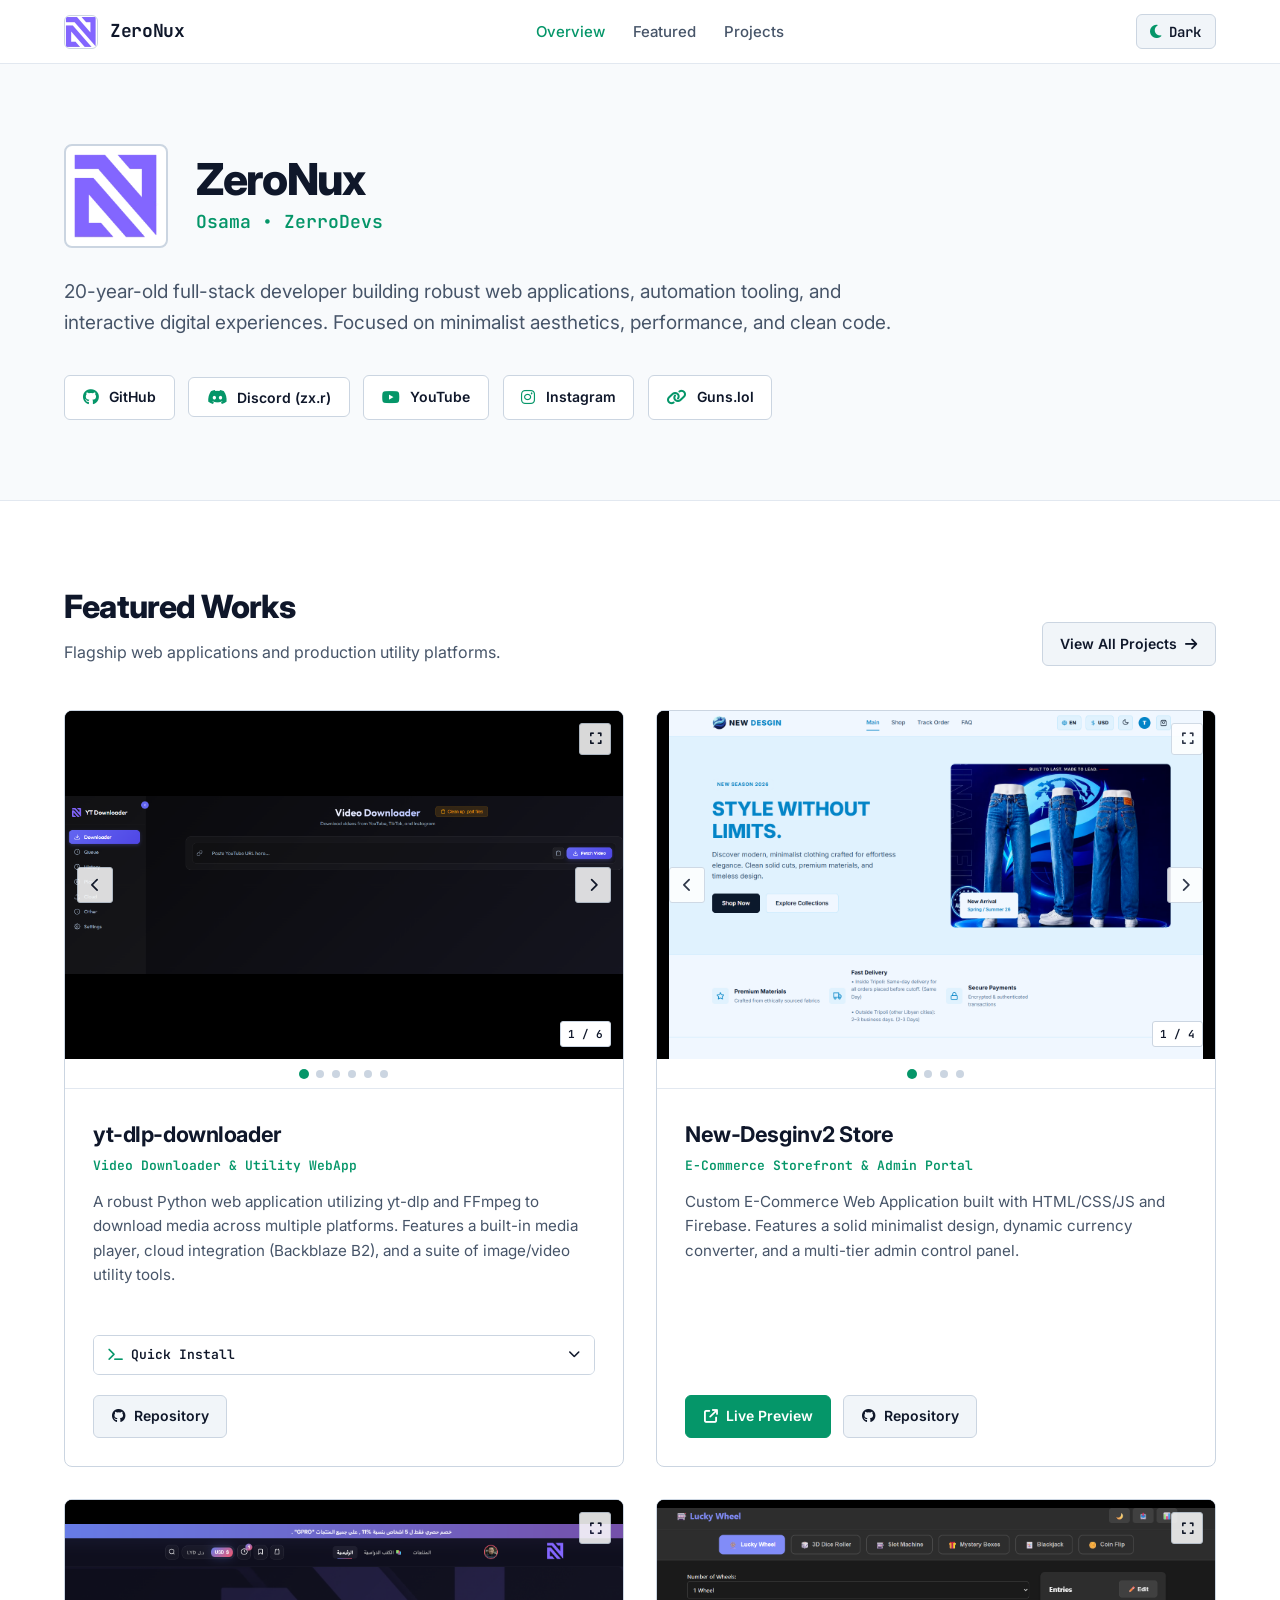
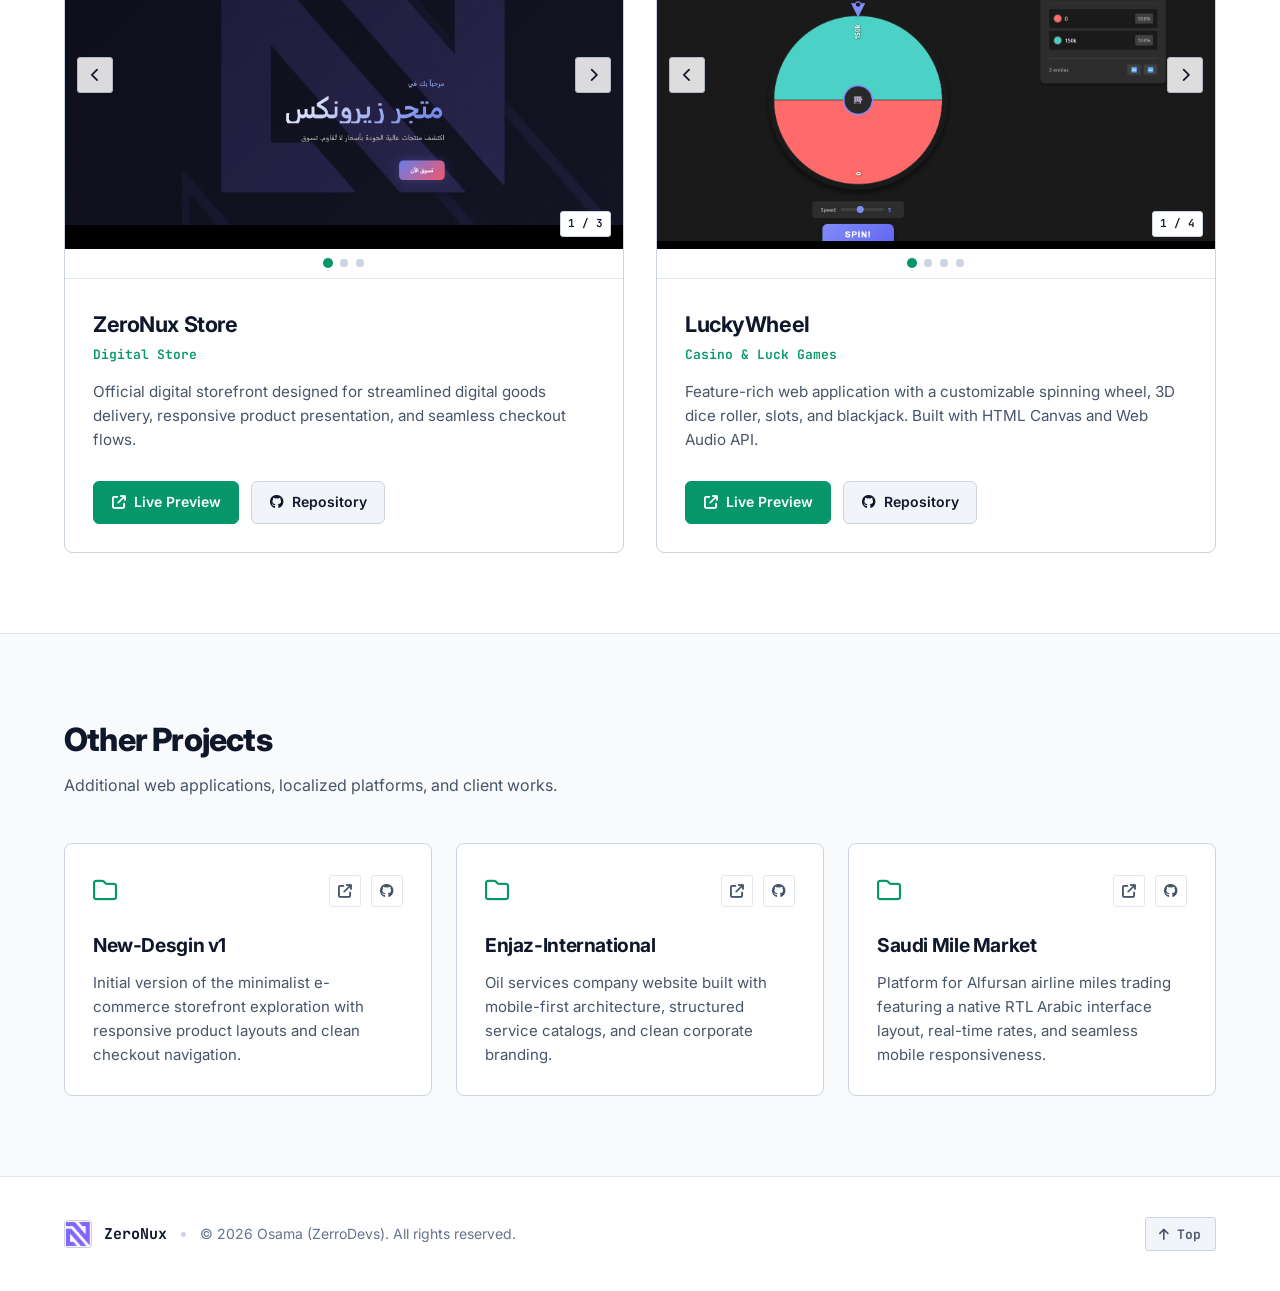
<file: index.html>
<!DOCTYPE html>
<html lang="en" data-theme="light">
<head>
  <meta charset="UTF-8">
  <meta name="viewport" content="width=device-width, initial-scale=1.0">
  <title>ZeroNux | Osama (ZerroDevs) - Developer Portfolio</title>
  <meta name="description" content="Personal portfolio of Osama (ZerroDevs / ZeroNux) - 20-year-old Full-Stack Developer specializing in high-performance web applications, media tooling, and minimalist interfaces.">
  <meta name="author" content="Osama (ZerroDevs)">

  <!-- Favicons -->
  <link rel="icon" type="image/png" href="icon-192.png">
  <link rel="apple-touch-icon" href="icon-512.png">

  <!-- Google Fonts: Inter & JetBrains Mono -->
  <link rel="preconnect" href="https://fonts.googleapis.com">
  <link rel="preconnect" href="https://fonts.gstatic.com" crossorigin>
  <link href="https://fonts.googleapis.com/css2?family=Inter:wght@400;500;600;700;800&family=JetBrains+Mono:wght@400;500;600;700&display=swap" rel="stylesheet">

  <!-- FontAwesome 6 (CDN) for Professional Icons (No Emojis) -->
  <link rel="stylesheet" href="https://cdnjs.cloudflare.com/ajax/libs/font-awesome/6.5.1/css/all.min.css" integrity="sha512-DTOQO9RWCH3ppGqcWaEA1BIZOC6xxalwEsw9c2QQeAIftl+Vegovlnee1c9QX4TctnWMn13TZye+giMm8e2LwA==" crossorigin="anonymous" referrerpolicy="no-referrer" />

  <!-- Stylesheet in css/ folder -->
  <link rel="stylesheet" href="css/style.css">

  <!-- Instant Theme Script to Prevent Flicker (Default: Light Mode) -->
  <script>
    (function() {
      var savedTheme = localStorage.getItem('zeronux_theme') || 'light';
      document.documentElement.setAttribute('data-theme', savedTheme);
    })();
  </script>
</head>
<body>

  <!-- Site Navigation Header (Contact link removed from header) -->
  <header class="site-header" id="siteHeader">
    <div class="header-inner container">
      <a href="#hero" class="brand-link" aria-label="ZeroNux Home">
        <img src="Images/logo.webp" alt="ZeroNux Logo" class="brand-logo" width="34" height="34">
        <span class="brand-name">ZeroNux</span>
      </a>

      <nav class="nav-desktop" aria-label="Main Navigation">
        <a href="#hero" class="nav-link">Overview</a>
        <a href="#featured" class="nav-link">Featured</a>
        <a href="projects.html" class="nav-link">Projects</a>
      </nav>

      <div class="header-actions">
        <!-- Theme Toggle Switch -->
        <button type="button" class="theme-toggle-btn" id="themeToggleBtn" aria-label="Toggle dark and light theme" title="Switch Theme">
          <i class="fa-solid fa-moon theme-icon" id="themeIcon" aria-hidden="true"></i>
          <span class="theme-label" id="themeLabel">Dark</span>
        </button>

        <!-- Mobile Menu Toggle Button -->
        <button type="button" class="mobile-menu-btn" id="mobileMenuBtn" aria-label="Open mobile navigation" aria-expanded="false">
          <i class="fa-solid fa-bars" id="mobileMenuIcon" aria-hidden="true"></i>
        </button>
      </div>
    </div>

    <!-- Mobile Navigation Drawer -->
    <div class="mobile-nav-drawer" id="mobileNavDrawer" aria-hidden="true">
      <div class="mobile-nav-links">
        <a href="#hero" class="mobile-nav-link">Overview</a>
        <a href="#featured" class="mobile-nav-link">Featured</a>
        <a href="projects.html" class="mobile-nav-link">Projects</a>
      </div>
    </div>
  </header>

  <main>
    <!-- Section 1: Hero / Introduction -->
    <section class="hero-section" id="hero">
      <div class="container hero-container">
        <div class="hero-content">
          <div class="hero-brand-row">
            <div class="hero-avatar-frame">
              <img src="Images/logo.webp" alt="ZeroNux Logo" class="hero-avatar" width="104" height="104">
            </div>
            <div class="hero-brand-meta">
              <h1 class="hero-title">ZeroNux</h1>
              <p class="hero-dev-name">Osama &bull; ZerroDevs</p>
            </div>
          </div>

          <p class="hero-description">
            20-year-old full-stack developer building robust web applications, automation tooling, and interactive digital experiences. Focused on minimalist aesthetics, performance, and clean code.
          </p>

          <!-- Social & Contact Links -->
          <div class="hero-social-grid" id="contact">
            <a href="https://github.com/ZerroDevs" target="_blank" rel="noopener noreferrer" class="social-btn" aria-label="GitHub Profile">
              <i class="fa-brands fa-github" aria-hidden="true"></i>
              <span>GitHub</span>
            </a>

            <!-- Discord Copy / Direct Link Button -->
            <div class="discord-btn-wrapper">
              <button type="button" class="social-btn discord-btn" id="discordCopyBtn" aria-label="Copy Discord Username zx.r" title="Copy Discord: zx.r">
                <i class="fa-brands fa-discord" id="discordIcon" aria-hidden="true"></i>
                <span id="discordBtnText">Discord (zx.r)</span>
              </button>
              <div class="copy-feedback-tooltip" id="copyFeedback" role="status" aria-live="polite">Copied zx.r</div>
            </div>

            <a href="https://youtube.com/@ZeroNuxS" target="_blank" rel="noopener noreferrer" class="social-btn" aria-label="YouTube Channel">
              <i class="fa-brands fa-youtube" aria-hidden="true"></i>
              <span>YouTube</span>
            </a>

            <a href="https://instagram.com/zeronuxi" target="_blank" rel="noopener noreferrer" class="social-btn" aria-label="Instagram Profile">
              <i class="fa-brands fa-instagram" aria-hidden="true"></i>
              <span>Instagram</span>
            </a>

            <a href="https://guns.lol/zeronux" target="_blank" rel="noopener noreferrer" class="social-btn" aria-label="Guns.lol Bio Link">
              <i class="fa-solid fa-link" aria-hidden="true"></i>
              <span>Guns.lol</span>
            </a>
          </div>
        </div>
      </div>
    </section>

    <!-- Section 2: Featured Works (The Top 4) -->
    <section class="featured-section" id="featured">
      <div class="container">
        <div class="section-header flex-header">
          <div>
            <h2 class="section-title">Featured Works</h2>
            <p class="section-subtitle">Flagship web applications and production utility platforms.</p>
          </div>
          <div>
            <a href="projects.html" class="btn btn-primary">
              <span>View All Projects</span>
              <i class="fa-solid fa-arrow-right" aria-hidden="true"></i>
            </a>
          </div>
        </div>

        <div class="featured-grid">

          <!-- Project 1: yt-dlp-downloader -->
          <article class="featured-card">
            <div class="card-slider" data-gallery="ytdlp">
              <div class="slider-viewport">
                <div class="slider-track">
                  <div class="slider-slide"><img src="ydlp/1.png" alt="yt-dlp-downloader interface view 1" loading="lazy"></div>
                  <div class="slider-slide"><img src="ydlp/2.png" alt="yt-dlp-downloader interface view 2" loading="lazy"></div>
                  <div class="slider-slide"><img src="ydlp/3.png" alt="yt-dlp-downloader interface view 3" loading="lazy"></div>
                  <div class="slider-slide"><img src="ydlp/4.png" alt="yt-dlp-downloader interface view 4" loading="lazy"></div>
                  <div class="slider-slide"><img src="ydlp/5.png" alt="yt-dlp-downloader interface view 5" loading="lazy"></div>
                  <div class="slider-slide"><img src="ydlp/6.png" alt="yt-dlp-downloader interface view 6" loading="lazy"></div>
                </div>

                <!-- Slider Navigation Controls -->
                <button type="button" class="slider-btn slider-btn-prev" aria-label="Previous slide">
                  <i class="fa-solid fa-chevron-left" aria-hidden="true"></i>
                </button>
                <button type="button" class="slider-btn slider-btn-next" aria-label="Next slide">
                  <i class="fa-solid fa-chevron-right" aria-hidden="true"></i>
                </button>

                <!-- Fullscreen Expand Button -->
                <button type="button" class="slider-expand-btn" aria-label="View screenshot fullscreen">
                  <i class="fa-solid fa-expand" aria-hidden="true"></i>
                </button>

                <!-- Image Counter -->
                <div class="slider-counter" aria-hidden="true">1 / 6</div>
              </div>

              <!-- Pagination Dots -->
              <div class="slider-dots" role="tablist" aria-label="yt-dlp-downloader image slides"></div>
            </div>

            <div class="card-body">
              <div class="card-header-info">
                <h3 class="card-title">yt-dlp-downloader</h3>
                <p class="card-category">Video Downloader &amp; Utility WebApp</p>
              </div>

              <p class="card-description">
                A robust Python web application utilizing yt-dlp and FFmpeg to download media across multiple platforms. Features a built-in media player, cloud integration (Backblaze B2), and a suite of image/video utility tools.
              </p>

              <!-- Collapsible Quick Install Terminal Snippet -->
              <div class="terminal-container">
                <button type="button" class="terminal-toggle-btn" aria-expanded="false" aria-controls="termSnippetYtdlpIndex">
                  <span class="terminal-toggle-left">
                    <i class="fa-solid fa-terminal" aria-hidden="true"></i>
                    <span>Quick Install</span>
                  </span>
                  <i class="fa-solid fa-chevron-down terminal-toggle-arrow" aria-hidden="true"></i>
                </button>
                <div class="terminal-content" id="termSnippetYtdlpIndex" hidden>
                  <div class="terminal-header">
                    <div class="terminal-dots-indicator" aria-hidden="true">
                      <span class="term-dot"></span>
                      <span class="term-dot"></span>
                      <span class="term-dot"></span>
                    </div>
                    <span class="terminal-title">bash</span>
                    <button type="button" class="terminal-copy-btn" aria-label="Copy install command" data-copy-cmd="git clone https://github.com/ZerroDevs/yt-dlp-downloader.git &amp;&amp; cd yt-dlp-downloader &amp;&amp; pip install -r requirements.txt">
                      <i class="fa-regular fa-copy" aria-hidden="true"></i>
                      <span>Copy</span>
                    </button>
                  </div>
                  <pre class="terminal-code"><code><span class="term-prompt">$</span>git clone https://github.com/ZerroDevs/yt-dlp-downloader.git
<span class="term-prompt">$</span>cd yt-dlp-downloader
<span class="term-prompt">$</span>pip install -r requirements.txt</code></pre>
                </div>
              </div>

              <div class="card-actions">
                <a href="https://github.com/ZerroDevs/yt-dlp-downloader" target="_blank" rel="noopener noreferrer" class="btn btn-primary">
                  <i class="fa-brands fa-github" aria-hidden="true"></i>
                  <span>Repository</span>
                </a>
              </div>
            </div>
          </article>

          <!-- Project 2: New-Desginv2 Store -->
          <article class="featured-card">
            <div class="card-slider" data-gallery="new-desginv2">
              <div class="slider-viewport">
                <div class="slider-track">
                  <div class="slider-slide"><img src="New-Desginv2/1.png" alt="New-Desginv2 Store screenshot 1" loading="lazy"></div>
                  <div class="slider-slide"><img src="New-Desginv2/2.png" alt="New-Desginv2 Store screenshot 2" loading="lazy"></div>
                  <div class="slider-slide"><img src="New-Desginv2/3.png" alt="New-Desginv2 Store screenshot 3" loading="lazy"></div>
                  <div class="slider-slide"><img src="New-Desginv2/4.png" alt="New-Desginv2 Store screenshot 4" loading="lazy"></div>
                </div>

                <button type="button" class="slider-btn slider-btn-prev" aria-label="Previous slide">
                  <i class="fa-solid fa-chevron-left" aria-hidden="true"></i>
                </button>
                <button type="button" class="slider-btn slider-btn-next" aria-label="Next slide">
                  <i class="fa-solid fa-chevron-right" aria-hidden="true"></i>
                </button>

                <button type="button" class="slider-expand-btn" aria-label="View screenshot fullscreen">
                  <i class="fa-solid fa-expand" aria-hidden="true"></i>
                </button>

                <div class="slider-counter" aria-hidden="true">1 / 4</div>
              </div>

              <div class="slider-dots" role="tablist" aria-label="New-Desginv2 image slides"></div>
            </div>

            <div class="card-body">
              <div class="card-header-info">
                <h3 class="card-title">New-Desginv2 Store</h3>
                <p class="card-category">E-Commerce Storefront &amp; Admin Portal</p>
              </div>

              <p class="card-description">
                Custom E-Commerce Web Application built with HTML/CSS/JS and Firebase. Features a solid minimalist design, dynamic currency converter, and a multi-tier admin control panel.
              </p>

              <div class="card-actions">
                <a href="https://zerrodevs.github.io/New-Desginv2/" target="_blank" rel="noopener noreferrer" class="btn btn-secondary">
                  <i class="fa-solid fa-arrow-up-right-from-square" aria-hidden="true"></i>
                  <span>Live Preview</span>
                </a>
                <a href="https://github.com/ZerroDevs/New-Desginv2" target="_blank" rel="noopener noreferrer" class="btn btn-primary">
                  <i class="fa-brands fa-github" aria-hidden="true"></i>
                  <span>Repository</span>
                </a>
              </div>
            </div>
          </article>

          <!-- Project 3: ZeroNux Store -->
          <article class="featured-card">
            <div class="card-slider" data-gallery="zeronux-store">
              <div class="slider-viewport">
                <div class="slider-track">
                  <div class="slider-slide"><img src="ZeroNux-Store/1.png" alt="ZeroNux Store screenshot 1" loading="lazy"></div>
                  <div class="slider-slide"><img src="ZeroNux-Store/2.png" alt="ZeroNux Store screenshot 2" loading="lazy"></div>
                  <div class="slider-slide"><img src="ZeroNux-Store/3.png" alt="ZeroNux Store screenshot 3" loading="lazy"></div>
                </div>

                <button type="button" class="slider-btn slider-btn-prev" aria-label="Previous slide">
                  <i class="fa-solid fa-chevron-left" aria-hidden="true"></i>
                </button>
                <button type="button" class="slider-btn slider-btn-next" aria-label="Next slide">
                  <i class="fa-solid fa-chevron-right" aria-hidden="true"></i>
                </button>

                <button type="button" class="slider-expand-btn" aria-label="View screenshot fullscreen">
                  <i class="fa-solid fa-expand" aria-hidden="true"></i>
                </button>

                <div class="slider-counter" aria-hidden="true">1 / 3</div>
              </div>

              <div class="slider-dots" role="tablist" aria-label="ZeroNux Store image slides"></div>
            </div>

            <div class="card-body">
              <div class="card-header-info">
                <h3 class="card-title">ZeroNux Store</h3>
                <p class="card-category">Digital Store</p>
              </div>

              <p class="card-description">
                Official digital storefront designed for streamlined digital goods delivery, responsive product presentation, and seamless checkout flows.
              </p>

              <div class="card-actions">
                <a href="https://zeronux.store/" target="_blank" rel="noopener noreferrer" class="btn btn-secondary">
                  <i class="fa-solid fa-arrow-up-right-from-square" aria-hidden="true"></i>
                  <span>Live Preview</span>
                </a>
                <a href="https://github.com/ZerroDevs/ZeroNux-Store" target="_blank" rel="noopener noreferrer" class="btn btn-primary">
                  <i class="fa-brands fa-github" aria-hidden="true"></i>
                  <span>Repository</span>
                </a>
              </div>
            </div>
          </article>

          <!-- Project 4: LuckyWheel -->
          <article class="featured-card">
            <div class="card-slider" data-gallery="luckywheel">
              <div class="slider-viewport">
                <div class="slider-track">
                  <div class="slider-slide"><img src="LuckyWheel/1.png" alt="LuckyWheel screenshot 1" loading="lazy"></div>
                  <div class="slider-slide"><img src="LuckyWheel/2.png" alt="LuckyWheel screenshot 2" loading="lazy"></div>
                  <div class="slider-slide"><img src="LuckyWheel/3.png" alt="LuckyWheel screenshot 3" loading="lazy"></div>
                  <div class="slider-slide"><img src="LuckyWheel/4.png" alt="LuckyWheel screenshot 4" loading="lazy"></div>
                </div>

                <button type="button" class="slider-btn slider-btn-prev" aria-label="Previous slide">
                  <i class="fa-solid fa-chevron-left" aria-hidden="true"></i>
                </button>
                <button type="button" class="slider-btn slider-btn-next" aria-label="Next slide">
                  <i class="fa-solid fa-chevron-right" aria-hidden="true"></i>
                </button>

                <button type="button" class="slider-expand-btn" aria-label="View screenshot fullscreen">
                  <i class="fa-solid fa-expand" aria-hidden="true"></i>
                </button>

                <div class="slider-counter" aria-hidden="true">1 / 4</div>
              </div>

              <div class="slider-dots" role="tablist" aria-label="LuckyWheel image slides"></div>
            </div>

            <div class="card-body">
              <div class="card-header-info">
                <h3 class="card-title">LuckyWheel</h3>
                <p class="card-category">Casino &amp; Luck Games</p>
              </div>

              <p class="card-description">
                Feature-rich web application with a customizable spinning wheel, 3D dice roller, slots, and blackjack. Built with HTML Canvas and Web Audio API.
              </p>

              <div class="card-actions">
                <a href="https://zerrodevs.github.io/LuckyWheel/" target="_blank" rel="noopener noreferrer" class="btn btn-secondary">
                  <i class="fa-solid fa-arrow-up-right-from-square" aria-hidden="true"></i>
                  <span>Live Preview</span>
                </a>
                <a href="https://github.com/ZerroDevs/LuckyWheel" target="_blank" rel="noopener noreferrer" class="btn btn-primary">
                  <i class="fa-brands fa-github" aria-hidden="true"></i>
                  <span>Repository</span>
                </a>
              </div>
            </div>
          </article>

        </div>
      </div>
    </section>

    <!-- Section 3: Other Projects (Minimal Compact Grid) -->
    <section class="other-projects-section" id="other-projects">
      <div class="container">
        <div class="section-header">
          <h2 class="section-title">Other Projects</h2>
          <p class="section-subtitle">Additional web applications, localized platforms, and client works.</p>
        </div>

        <div class="compact-grid">

          <!-- Project 5: New-Desgin v1 -->
          <article class="compact-card">
            <div class="compact-card-header">
              <div class="compact-card-icon">
                <i class="fa-regular fa-folder" aria-hidden="true"></i>
              </div>
              <div class="compact-links">
                <a href="https://zerrodevs.github.io/New-Desgin/" target="_blank" rel="noopener noreferrer" class="compact-icon-btn" aria-label="New-Desgin v1 Live Preview" title="Live Preview">
                  <i class="fa-solid fa-arrow-up-right-from-square" aria-hidden="true"></i>
                </a>
                <a href="https://github.com/ZerroDevs/New-Desgin" target="_blank" rel="noopener noreferrer" class="compact-icon-btn" aria-label="New-Desgin v1 GitHub Repository" title="Repository">
                  <i class="fa-brands fa-github" aria-hidden="true"></i>
                </a>
              </div>
            </div>
            <h3 class="compact-title">New-Desgin v1</h3>
            <p class="compact-description">
              Initial version of the minimalist e-commerce storefront exploration with responsive product layouts and clean checkout navigation.
            </p>
          </article>

          <!-- Project 6: Enjaz-International -->
          <article class="compact-card">
            <div class="compact-card-header">
              <div class="compact-card-icon">
                <i class="fa-regular fa-folder" aria-hidden="true"></i>
              </div>
              <div class="compact-links">
                <a href="https://zerrodevs.github.io/Enjaz-International/" target="_blank" rel="noopener noreferrer" class="compact-icon-btn" aria-label="Enjaz-International Live Preview" title="Live Preview">
                  <i class="fa-solid fa-arrow-up-right-from-square" aria-hidden="true"></i>
                </a>
                <a href="https://github.com/ZerroDevs/Enjaz-International" target="_blank" rel="noopener noreferrer" class="compact-icon-btn" aria-label="Enjaz-International GitHub Repository" title="Repository">
                  <i class="fa-brands fa-github" aria-hidden="true"></i>
                </a>
              </div>
            </div>
            <h3 class="compact-title">Enjaz-International</h3>
            <p class="compact-description">
              Oil services company website built with mobile-first architecture, structured service catalogs, and clean corporate branding.
            </p>
          </article>

          <!-- Project 7: Saudi Mile Market -->
          <article class="compact-card">
            <div class="compact-card-header">
              <div class="compact-card-icon">
                <i class="fa-regular fa-folder" aria-hidden="true"></i>
              </div>
              <div class="compact-links">
                <a href="https://zerrodevs.github.io/saudi-mile-market/" target="_blank" rel="noopener noreferrer" class="compact-icon-btn" aria-label="Saudi Mile Market Live Preview" title="Live Preview">
                  <i class="fa-solid fa-arrow-up-right-from-square" aria-hidden="true"></i>
                </a>
                <a href="https://github.com/ZerroDevs/saudi-mile-market" target="_blank" rel="noopener noreferrer" class="compact-icon-btn" aria-label="Saudi Mile Market GitHub Repository" title="Repository">
                  <i class="fa-brands fa-github" aria-hidden="true"></i>
                </a>
              </div>
            </div>
            <h3 class="compact-title">Saudi Mile Market</h3>
            <p class="compact-description">
              Platform for Alfursan airline miles trading featuring a native RTL Arabic interface layout, real-time rates, and seamless mobile responsiveness.
            </p>
          </article>

        </div>
      </div>
    </section>
  </main>

  <!-- Solid Minimalist Footer -->
  <footer class="site-footer">
    <div class="container footer-container">
      <div class="footer-left">
        <img src="Images/logo.webp" alt="ZeroNux Logo" class="footer-logo" width="28" height="28">
        <span class="footer-brand">ZeroNux</span>
        <span class="footer-sep">&bull;</span>
        <span class="footer-copy">&copy; 2026 Osama (ZerroDevs). All rights reserved.</span>
      </div>

      <div class="footer-right">
        <button type="button" class="back-to-top-btn" id="backToTopBtn" aria-label="Back to top">
          <i class="fa-solid fa-arrow-up" aria-hidden="true"></i>
          <span>Top</span>
        </button>
      </div>
    </div>
  </footer>

  <!-- Full-Screen Image Lightbox Modal (Solid, Non-Glass) -->
  <div class="lightbox-modal" id="lightboxModal" role="dialog" aria-modal="true" aria-hidden="true" aria-label="Project Screenshot Viewer">
    <div class="lightbox-header">
      <div class="lightbox-title-box">
        <span class="lightbox-title" id="lightboxTitle">Project Preview</span>
        <span class="lightbox-counter" id="lightboxCounter">1 / 1</span>
      </div>
      <div class="lightbox-controls">
        <button type="button" class="lightbox-btn lightbox-close-btn" id="lightboxCloseBtn" aria-label="Close fullscreen image viewer">
          <i class="fa-solid fa-xmark" aria-hidden="true"></i>
        </button>
      </div>
    </div>

    <div class="lightbox-body" id="lightboxBody">
      <button type="button" class="lightbox-nav-btn lightbox-prev-btn" id="lightboxPrevBtn" aria-label="Previous image">
        <i class="fa-solid fa-chevron-left" aria-hidden="true"></i>
      </button>

      <div class="lightbox-image-wrapper">
        <img src="ydlp/1.png" alt="Fullscreen screenshot preview" class="lightbox-img" id="lightboxImg">
      </div>

      <button type="button" class="lightbox-nav-btn lightbox-next-btn" id="lightboxNextBtn" aria-label="Next image">
        <i class="fa-solid fa-chevron-right" aria-hidden="true"></i>
      </button>
    </div>
  </div>

  <!-- Modular Scripts from js/ directory -->
  <script src="js/theme.js"></script>
  <script src="js/lightbox.js"></script>
  <script src="js/slider.js"></script>
  <script src="js/clipboard.js"></script>
  <script src="js/terminal.js"></script>
  <script src="js/nav.js"></script>
  <script src="js/main.js"></script>
</body>
</html>
</file>
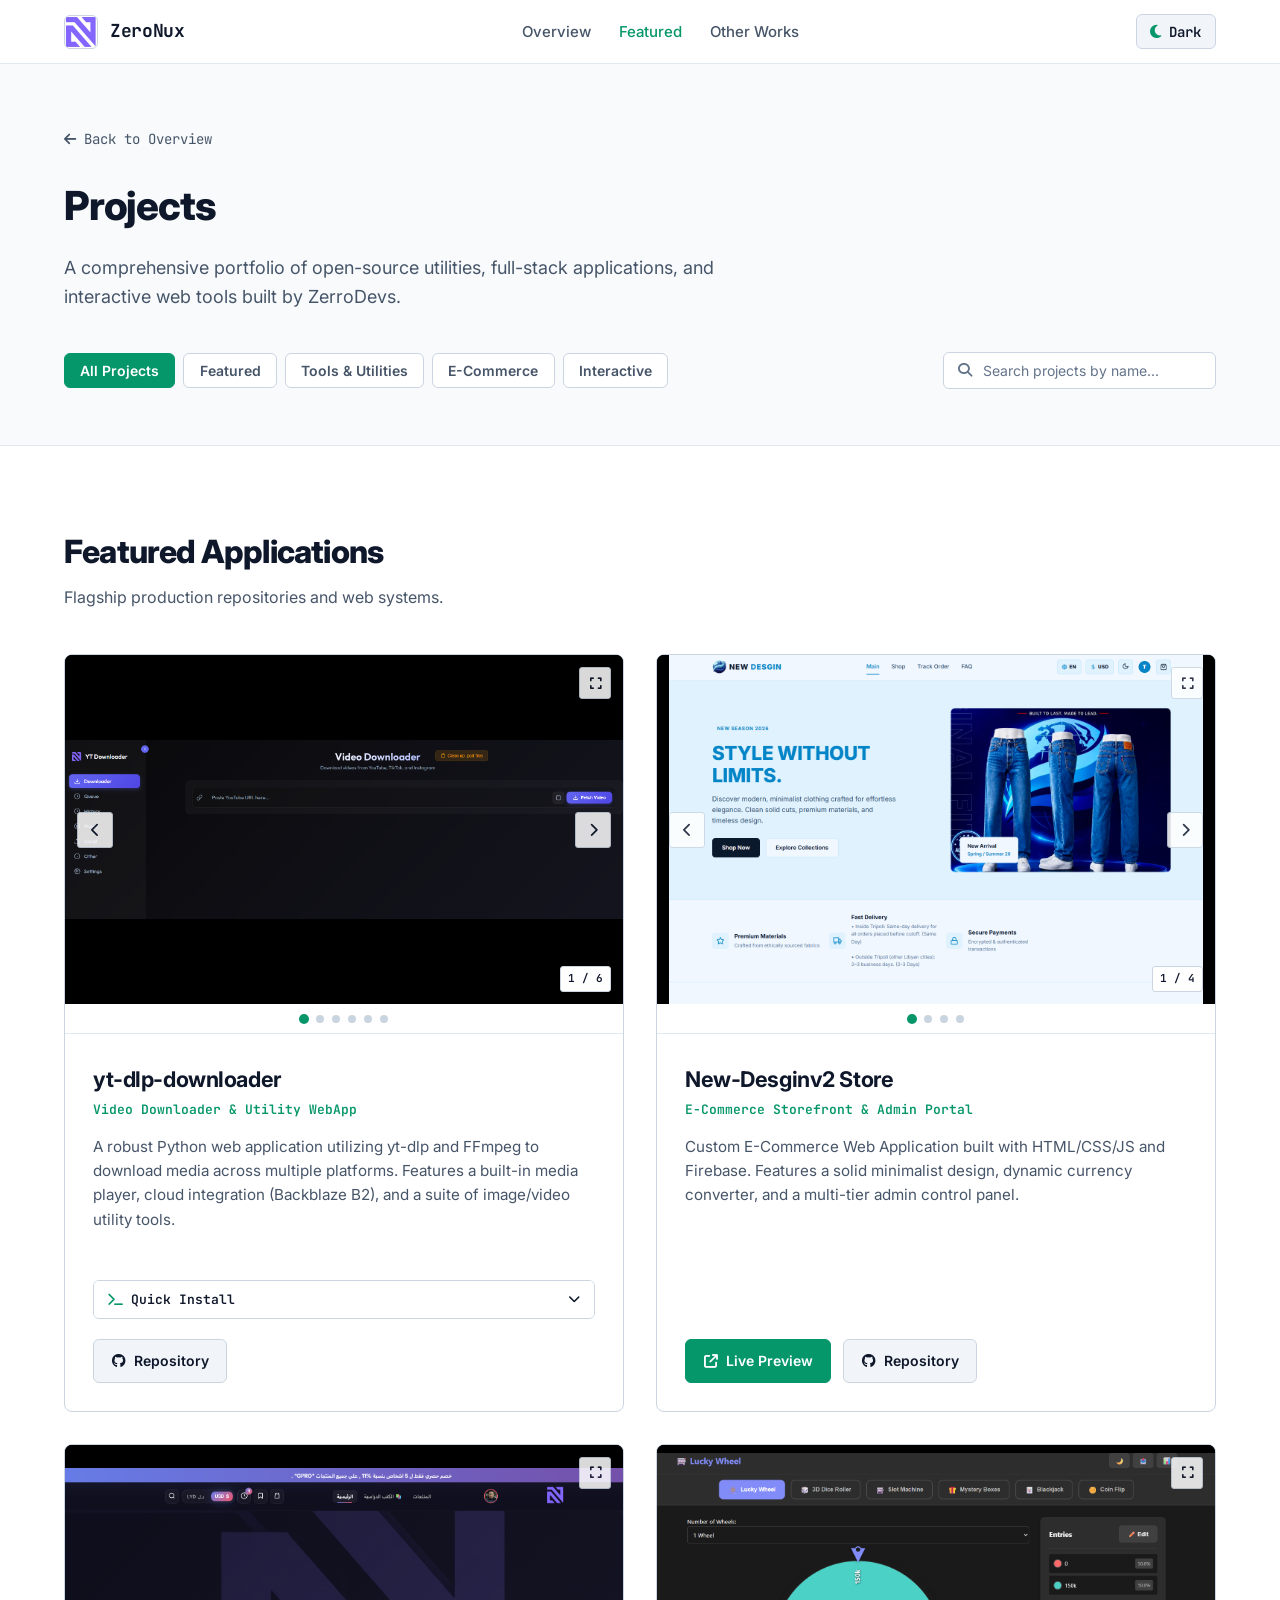
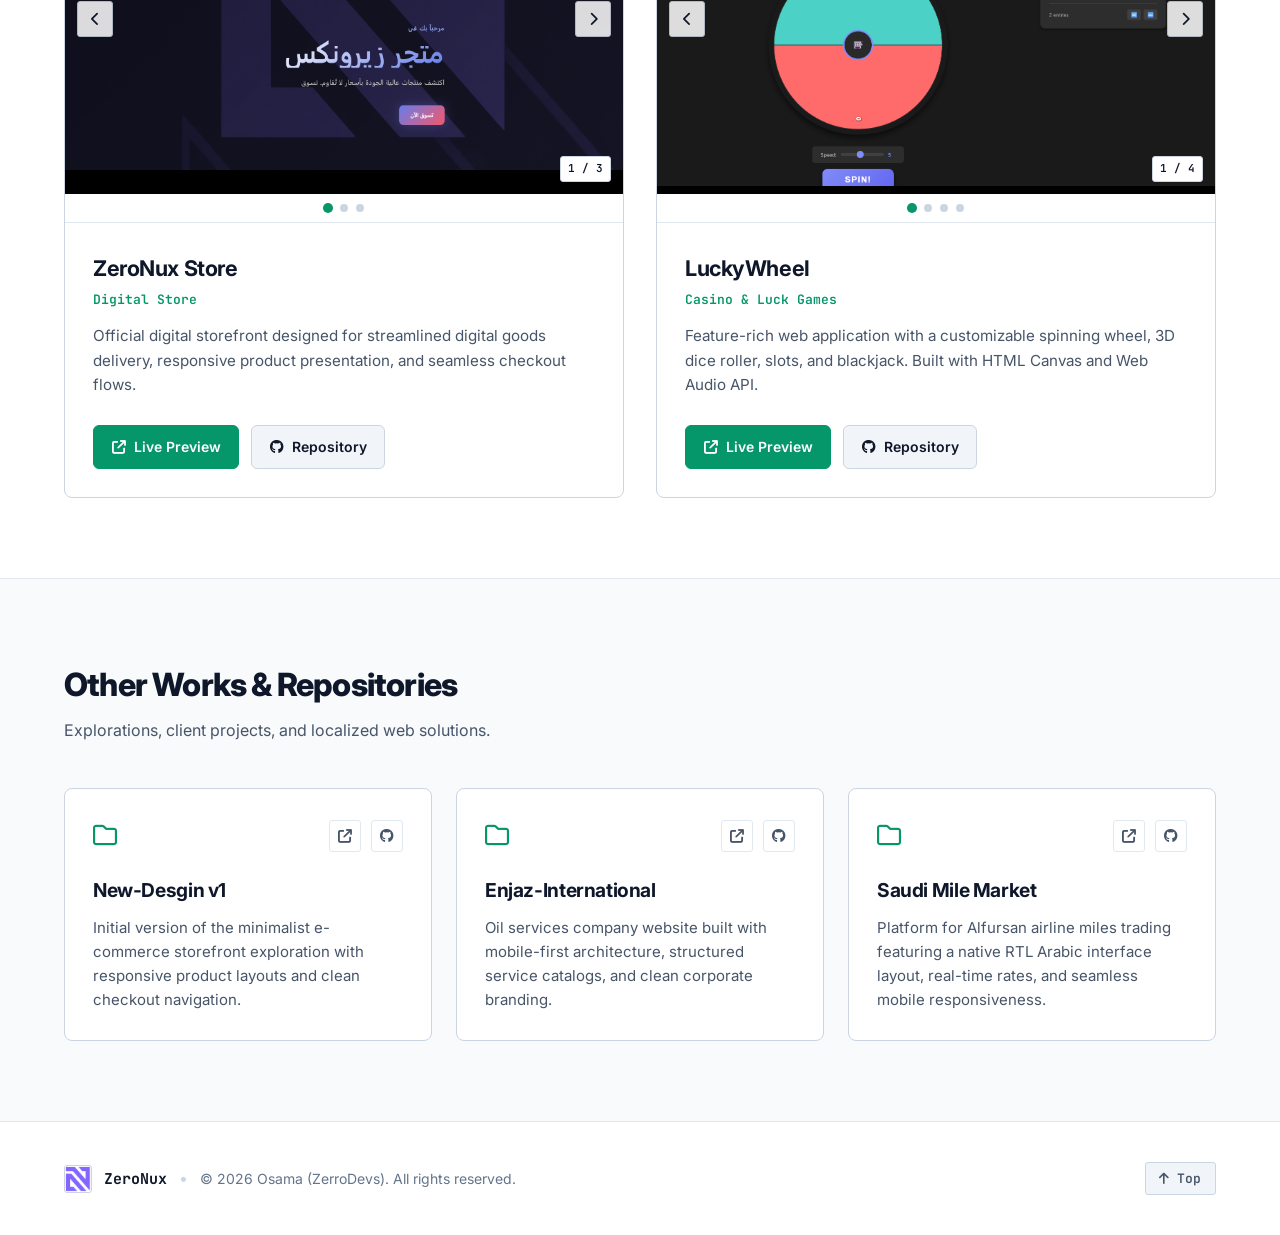
<file: projects.html>
<!DOCTYPE html>
<html lang="en" data-theme="light">
<head>
  <meta charset="UTF-8">
  <meta name="viewport" content="width=device-width, initial-scale=1.0">
  <title>Projects | ZeroNux - Osama (ZerroDevs)</title>
  <meta name="description" content="Explore projects built by Osama (ZerroDevs / ZeroNux) - 20-year-old Full-Stack Developer specializing in web applications, video downloader tools, e-commerce systems, and interactive canvas games.">
  <meta name="author" content="Osama (ZerroDevs)">

  <!-- Favicons -->
  <link rel="icon" type="image/png" href="icon-192.png">
  <link rel="apple-touch-icon" href="icon-512.png">

  <!-- Google Fonts: Inter & JetBrains Mono -->
  <link rel="preconnect" href="https://fonts.googleapis.com">
  <link rel="preconnect" href="https://fonts.gstatic.com" crossorigin>
  <link href="https://fonts.googleapis.com/css2?family=Inter:wght@400;500;600;700;800&family=JetBrains+Mono:wght@400;500;600;700&display=swap" rel="stylesheet">

  <!-- FontAwesome 6 (CDN) for Professional Icons (No Emojis) -->
  <link rel="stylesheet" href="https://cdnjs.cloudflare.com/ajax/libs/font-awesome/6.5.1/css/all.min.css" integrity="sha512-DTOQO9RWCH3ppGqcWaEA1BIZOC6xxalwEsw9c2QQeAIftl+Vegovlnee1c9QX4TctnWMn13TZye+giMm8e2LwA==" crossorigin="anonymous" referrerpolicy="no-referrer" />

  <!-- Stylesheet -->
  <link rel="stylesheet" href="css/style.css">

  <!-- Instant Theme Script to Prevent Flicker (Default: Light Mode) -->
  <script>
    (function() {
      var savedTheme = localStorage.getItem('zeronux_theme') || 'light';
      document.documentElement.setAttribute('data-theme', savedTheme);
    })();
  </script>
</head>
<body>

  <!-- Site Navigation Header (Contact link removed as requested) -->
  <header class="site-header" id="siteHeader">
    <div class="header-inner container">
      <a href="index.html" class="brand-link" aria-label="ZeroNux Home">
        <img src="Images/logo.webp" alt="ZeroNux Logo" class="brand-logo" width="34" height="34">
        <span class="brand-name">ZeroNux</span>
      </a>

      <nav class="nav-desktop" aria-label="Main Navigation">
        <a href="index.html" class="nav-link">Overview</a>
        <a href="#featured" class="nav-link">Featured</a>
        <a href="#other-projects" class="nav-link">Other Works</a>
      </nav>

      <div class="header-actions">
        <!-- Theme Toggle Switch -->
        <button type="button" class="theme-toggle-btn" id="themeToggleBtn" aria-label="Toggle dark and light theme" title="Switch Theme">
          <i class="fa-solid fa-moon theme-icon" id="themeIcon" aria-hidden="true"></i>
          <span class="theme-label" id="themeLabel">Dark</span>
        </button>

        <!-- Mobile Menu Toggle Button -->
        <button type="button" class="mobile-menu-btn" id="mobileMenuBtn" aria-label="Open mobile navigation" aria-expanded="false">
          <i class="fa-solid fa-bars" id="mobileMenuIcon" aria-hidden="true"></i>
        </button>
      </div>
    </div>

    <!-- Mobile Navigation Drawer -->
    <div class="mobile-nav-drawer" id="mobileNavDrawer" aria-hidden="true">
      <div class="mobile-nav-links">
        <a href="index.html" class="mobile-nav-link">Overview</a>
        <a href="#featured" class="mobile-nav-link">Featured</a>
        <a href="#other-projects" class="mobile-nav-link">Other Works</a>
      </div>
    </div>
  </header>

  <main>
    <!-- Projects Page Hero -->
    <section class="page-hero">
      <div class="container page-hero-container">
        <a href="index.html" class="back-link">
          <i class="fa-solid fa-arrow-left" aria-hidden="true"></i>
          <span>Back to Overview</span>
        </a>
        <h1 class="page-title">Projects</h1>
        <p class="page-subtitle">
          A comprehensive portfolio of open-source utilities, full-stack applications, and interactive web tools built by ZerroDevs.
        </p>

        <!-- Search & Filter Toolbar -->
        <div class="filter-toolbar">
          <div class="filter-group" role="tablist" aria-label="Filter projects by category">
            <button type="button" class="filter-btn active" data-filter="all">All Projects</button>
            <button type="button" class="filter-btn" data-filter="featured">Featured</button>
            <button type="button" class="filter-btn" data-filter="tools">Tools &amp; Utilities</button>
            <button type="button" class="filter-btn" data-filter="ecommerce">E-Commerce</button>
            <button type="button" class="filter-btn" data-filter="interactive">Interactive</button>
          </div>

          <div class="search-input-wrapper">
            <i class="fa-solid fa-magnifying-glass search-icon" aria-hidden="true"></i>
            <input type="text" id="projectSearchInput" class="search-input" placeholder="Search projects by name..." aria-label="Search projects">
          </div>
        </div>
      </div>
    </section>

    <!-- Featured Works Section -->
    <section class="featured-section" id="featured">
      <div class="container">
        <div class="section-header flex-header">
          <div>
            <h2 class="section-title">Featured Applications</h2>
            <p class="section-subtitle">Flagship production repositories and web systems.</p>
          </div>
        </div>

        <div class="featured-grid">

          <!-- Project 1: yt-dlp-downloader -->
          <article class="featured-card" data-category="featured tools">
            <div class="card-slider" data-gallery="ytdlp">
              <div class="slider-viewport">
                <div class="slider-track">
                  <div class="slider-slide"><img src="ydlp/1.png" alt="yt-dlp-downloader interface view 1" loading="lazy"></div>
                  <div class="slider-slide"><img src="ydlp/2.png" alt="yt-dlp-downloader interface view 2" loading="lazy"></div>
                  <div class="slider-slide"><img src="ydlp/3.png" alt="yt-dlp-downloader interface view 3" loading="lazy"></div>
                  <div class="slider-slide"><img src="ydlp/4.png" alt="yt-dlp-downloader interface view 4" loading="lazy"></div>
                  <div class="slider-slide"><img src="ydlp/5.png" alt="yt-dlp-downloader interface view 5" loading="lazy"></div>
                  <div class="slider-slide"><img src="ydlp/6.png" alt="yt-dlp-downloader interface view 6" loading="lazy"></div>
                </div>

                <button type="button" class="slider-btn slider-btn-prev" aria-label="Previous slide">
                  <i class="fa-solid fa-chevron-left" aria-hidden="true"></i>
                </button>
                <button type="button" class="slider-btn slider-btn-next" aria-label="Next slide">
                  <i class="fa-solid fa-chevron-right" aria-hidden="true"></i>
                </button>

                <button type="button" class="slider-expand-btn" aria-label="View screenshot fullscreen">
                  <i class="fa-solid fa-expand" aria-hidden="true"></i>
                </button>

                <div class="slider-counter" aria-hidden="true">1 / 6</div>
              </div>

              <div class="slider-dots" role="tablist" aria-label="yt-dlp-downloader image slides"></div>
            </div>

            <div class="card-body">
              <div class="card-header-info">
                <h3 class="card-title">yt-dlp-downloader</h3>
                <p class="card-category">Video Downloader &amp; Utility WebApp</p>
              </div>

              <p class="card-description">
                A robust Python web application utilizing yt-dlp and FFmpeg to download media across multiple platforms. Features a built-in media player, cloud integration (Backblaze B2), and a suite of image/video utility tools.
              </p>

              <!-- Collapsible Quick Install Terminal Snippet -->
              <div class="terminal-container">
                <button type="button" class="terminal-toggle-btn" aria-expanded="false" aria-controls="termSnippetYtdlpProjects">
                  <span class="terminal-toggle-left">
                    <i class="fa-solid fa-terminal" aria-hidden="true"></i>
                    <span>Quick Install</span>
                  </span>
                  <i class="fa-solid fa-chevron-down terminal-toggle-arrow" aria-hidden="true"></i>
                </button>
                <div class="terminal-content" id="termSnippetYtdlpProjects" hidden>
                  <div class="terminal-header">
                    <div class="terminal-dots-indicator" aria-hidden="true">
                      <span class="term-dot"></span>
                      <span class="term-dot"></span>
                      <span class="term-dot"></span>
                    </div>
                    <span class="terminal-title">bash</span>
                    <button type="button" class="terminal-copy-btn" aria-label="Copy install command" data-copy-cmd="git clone https://github.com/ZerroDevs/yt-dlp-downloader.git &amp;&amp; cd yt-dlp-downloader &amp;&amp; pip install -r requirements.txt">
                      <i class="fa-regular fa-copy" aria-hidden="true"></i>
                      <span>Copy</span>
                    </button>
                  </div>
                  <pre class="terminal-code"><code><span class="term-prompt">$</span>git clone https://github.com/ZerroDevs/yt-dlp-downloader.git
<span class="term-prompt">$</span>cd yt-dlp-downloader
<span class="term-prompt">$</span>pip install -r requirements.txt</code></pre>
                </div>
              </div>

              <div class="card-actions">
                <a href="https://github.com/ZerroDevs/yt-dlp-downloader" target="_blank" rel="noopener noreferrer" class="btn btn-primary">
                  <i class="fa-brands fa-github" aria-hidden="true"></i>
                  <span>Repository</span>
                </a>
              </div>
            </div>
          </article>

          <!-- Project 2: New-Desginv2 Store -->
          <article class="featured-card" data-category="featured ecommerce">
            <div class="card-slider" data-gallery="new-desginv2">
              <div class="slider-viewport">
                <div class="slider-track">
                  <div class="slider-slide"><img src="New-Desginv2/1.png" alt="New-Desginv2 Store screenshot 1" loading="lazy"></div>
                  <div class="slider-slide"><img src="New-Desginv2/2.png" alt="New-Desginv2 Store screenshot 2" loading="lazy"></div>
                  <div class="slider-slide"><img src="New-Desginv2/3.png" alt="New-Desginv2 Store screenshot 3" loading="lazy"></div>
                  <div class="slider-slide"><img src="New-Desginv2/4.png" alt="New-Desginv2 Store screenshot 4" loading="lazy"></div>
                </div>

                <button type="button" class="slider-btn slider-btn-prev" aria-label="Previous slide">
                  <i class="fa-solid fa-chevron-left" aria-hidden="true"></i>
                </button>
                <button type="button" class="slider-btn slider-btn-next" aria-label="Next slide">
                  <i class="fa-solid fa-chevron-right" aria-hidden="true"></i>
                </button>

                <button type="button" class="slider-expand-btn" aria-label="View screenshot fullscreen">
                  <i class="fa-solid fa-expand" aria-hidden="true"></i>
                </button>

                <div class="slider-counter" aria-hidden="true">1 / 4</div>
              </div>

              <div class="slider-dots" role="tablist" aria-label="New-Desginv2 image slides"></div>
            </div>

            <div class="card-body">
              <div class="card-header-info">
                <h3 class="card-title">New-Desginv2 Store</h3>
                <p class="card-category">E-Commerce Storefront &amp; Admin Portal</p>
              </div>

              <p class="card-description">
                Custom E-Commerce Web Application built with HTML/CSS/JS and Firebase. Features a solid minimalist design, dynamic currency converter, and a multi-tier admin control panel.
              </p>

              <div class="card-actions">
                <a href="https://zerrodevs.github.io/New-Desginv2/" target="_blank" rel="noopener noreferrer" class="btn btn-secondary">
                  <i class="fa-solid fa-arrow-up-right-from-square" aria-hidden="true"></i>
                  <span>Live Preview</span>
                </a>
                <a href="https://github.com/ZerroDevs/New-Desginv2" target="_blank" rel="noopener noreferrer" class="btn btn-primary">
                  <i class="fa-brands fa-github" aria-hidden="true"></i>
                  <span>Repository</span>
                </a>
              </div>
            </div>
          </article>

          <!-- Project 3: ZeroNux Store -->
          <article class="featured-card" data-category="featured ecommerce">
            <div class="card-slider" data-gallery="zeronux-store">
              <div class="slider-viewport">
                <div class="slider-track">
                  <div class="slider-slide"><img src="ZeroNux-Store/1.png" alt="ZeroNux Store screenshot 1" loading="lazy"></div>
                  <div class="slider-slide"><img src="ZeroNux-Store/2.png" alt="ZeroNux Store screenshot 2" loading="lazy"></div>
                  <div class="slider-slide"><img src="ZeroNux-Store/3.png" alt="ZeroNux Store screenshot 3" loading="lazy"></div>
                </div>

                <button type="button" class="slider-btn slider-btn-prev" aria-label="Previous slide">
                  <i class="fa-solid fa-chevron-left" aria-hidden="true"></i>
                </button>
                <button type="button" class="slider-btn slider-btn-next" aria-label="Next slide">
                  <i class="fa-solid fa-chevron-right" aria-hidden="true"></i>
                </button>

                <button type="button" class="slider-expand-btn" aria-label="View screenshot fullscreen">
                  <i class="fa-solid fa-expand" aria-hidden="true"></i>
                </button>

                <div class="slider-counter" aria-hidden="true">1 / 3</div>
              </div>

              <div class="slider-dots" role="tablist" aria-label="ZeroNux Store image slides"></div>
            </div>

            <div class="card-body">
              <div class="card-header-info">
                <h3 class="card-title">ZeroNux Store</h3>
                <p class="card-category">Digital Store</p>
              </div>

              <p class="card-description">
                Official digital storefront designed for streamlined digital goods delivery, responsive product presentation, and seamless checkout flows.
              </p>

              <div class="card-actions">
                <a href="https://zeronux.store/" target="_blank" rel="noopener noreferrer" class="btn btn-secondary">
                  <i class="fa-solid fa-arrow-up-right-from-square" aria-hidden="true"></i>
                  <span>Live Preview</span>
                </a>
                <a href="https://github.com/ZerroDevs/ZeroNux-Store" target="_blank" rel="noopener noreferrer" class="btn btn-primary">
                  <i class="fa-brands fa-github" aria-hidden="true"></i>
                  <span>Repository</span>
                </a>
              </div>
            </div>
          </article>

          <!-- Project 4: LuckyWheel -->
          <article class="featured-card" data-category="featured interactive">
            <div class="card-slider" data-gallery="luckywheel">
              <div class="slider-viewport">
                <div class="slider-track">
                  <div class="slider-slide"><img src="LuckyWheel/1.png" alt="LuckyWheel screenshot 1" loading="lazy"></div>
                  <div class="slider-slide"><img src="LuckyWheel/2.png" alt="LuckyWheel screenshot 2" loading="lazy"></div>
                  <div class="slider-slide"><img src="LuckyWheel/3.png" alt="LuckyWheel screenshot 3" loading="lazy"></div>
                  <div class="slider-slide"><img src="LuckyWheel/4.png" alt="LuckyWheel screenshot 4" loading="lazy"></div>
                </div>

                <button type="button" class="slider-btn slider-btn-prev" aria-label="Previous slide">
                  <i class="fa-solid fa-chevron-left" aria-hidden="true"></i>
                </button>
                <button type="button" class="slider-btn slider-btn-next" aria-label="Next slide">
                  <i class="fa-solid fa-chevron-right" aria-hidden="true"></i>
                </button>

                <button type="button" class="slider-expand-btn" aria-label="View screenshot fullscreen">
                  <i class="fa-solid fa-expand" aria-hidden="true"></i>
                </button>

                <div class="slider-counter" aria-hidden="true">1 / 4</div>
              </div>

              <div class="slider-dots" role="tablist" aria-label="LuckyWheel image slides"></div>
            </div>

            <div class="card-body">
              <div class="card-header-info">
                <h3 class="card-title">LuckyWheel</h3>
                <p class="card-category">Casino &amp; Luck Games</p>
              </div>

              <p class="card-description">
                Feature-rich web application with a customizable spinning wheel, 3D dice roller, slots, and blackjack. Built with HTML Canvas and Web Audio API.
              </p>

              <div class="card-actions">
                <a href="https://zerrodevs.github.io/LuckyWheel/" target="_blank" rel="noopener noreferrer" class="btn btn-secondary">
                  <i class="fa-solid fa-arrow-up-right-from-square" aria-hidden="true"></i>
                  <span>Live Preview</span>
                </a>
                <a href="https://github.com/ZerroDevs/LuckyWheel" target="_blank" rel="noopener noreferrer" class="btn btn-primary">
                  <i class="fa-brands fa-github" aria-hidden="true"></i>
                  <span>Repository</span>
                </a>
              </div>
            </div>
          </article>

        </div>
      </div>
    </section>

    <!-- Other Projects Section -->
    <section class="other-projects-section" id="other-projects">
      <div class="container">
        <div class="section-header">
          <h2 class="section-title">Other Works &amp; Repositories</h2>
          <p class="section-subtitle">Explorations, client projects, and localized web solutions.</p>
        </div>

        <div class="compact-grid">

          <!-- Project 5: New-Desgin v1 -->
          <article class="compact-card" data-category="ecommerce">
            <div class="compact-card-header">
              <div class="compact-card-icon">
                <i class="fa-regular fa-folder" aria-hidden="true"></i>
              </div>
              <div class="compact-links">
                <a href="https://zerrodevs.github.io/New-Desgin/" target="_blank" rel="noopener noreferrer" class="compact-icon-btn" aria-label="New-Desgin v1 Live Preview" title="Live Preview">
                  <i class="fa-solid fa-arrow-up-right-from-square" aria-hidden="true"></i>
                </a>
                <a href="https://github.com/ZerroDevs/New-Desgin" target="_blank" rel="noopener noreferrer" class="compact-icon-btn" aria-label="New-Desgin v1 GitHub Repository" title="Repository">
                  <i class="fa-brands fa-github" aria-hidden="true"></i>
                </a>
              </div>
            </div>
            <h3 class="compact-title">New-Desgin v1</h3>
            <p class="compact-description">
              Initial version of the minimalist e-commerce storefront exploration with responsive product layouts and clean checkout navigation.
            </p>
          </article>

          <!-- Project 6: Enjaz-International -->
          <article class="compact-card" data-category="tools">
            <div class="compact-card-header">
              <div class="compact-card-icon">
                <i class="fa-regular fa-folder" aria-hidden="true"></i>
              </div>
              <div class="compact-links">
                <a href="https://zerrodevs.github.io/Enjaz-International/" target="_blank" rel="noopener noreferrer" class="compact-icon-btn" aria-label="Enjaz-International Live Preview" title="Live Preview">
                  <i class="fa-solid fa-arrow-up-right-from-square" aria-hidden="true"></i>
                </a>
                <a href="https://github.com/ZerroDevs/Enjaz-International" target="_blank" rel="noopener noreferrer" class="compact-icon-btn" aria-label="Enjaz-International GitHub Repository" title="Repository">
                  <i class="fa-brands fa-github" aria-hidden="true"></i>
                </a>
              </div>
            </div>
            <h3 class="compact-title">Enjaz-International</h3>
            <p class="compact-description">
              Oil services company website built with mobile-first architecture, structured service catalogs, and clean corporate branding.
            </p>
          </article>

          <!-- Project 7: Saudi Mile Market -->
          <article class="compact-card" data-category="ecommerce">
            <div class="compact-card-header">
              <div class="compact-card-icon">
                <i class="fa-regular fa-folder" aria-hidden="true"></i>
              </div>
              <div class="compact-links">
                <a href="https://zerrodevs.github.io/saudi-mile-market/" target="_blank" rel="noopener noreferrer" class="compact-icon-btn" aria-label="Saudi Mile Market Live Preview" title="Live Preview">
                  <i class="fa-solid fa-arrow-up-right-from-square" aria-hidden="true"></i>
                </a>
                <a href="https://github.com/ZerroDevs/saudi-mile-market" target="_blank" rel="noopener noreferrer" class="compact-icon-btn" aria-label="Saudi Mile Market GitHub Repository" title="Repository">
                  <i class="fa-brands fa-github" aria-hidden="true"></i>
                </a>
              </div>
            </div>
            <h3 class="compact-title">Saudi Mile Market</h3>
            <p class="compact-description">
              Platform for Alfursan airline miles trading featuring a native RTL Arabic interface layout, real-time rates, and seamless mobile responsiveness.
            </p>
          </article>

        </div>
      </div>
    </section>
  </main>

  <!-- Solid Minimalist Footer -->
  <footer class="site-footer">
    <div class="container footer-container">
      <div class="footer-left">
        <img src="Images/logo.webp" alt="ZeroNux Logo" class="footer-logo" width="28" height="28">
        <span class="footer-brand">ZeroNux</span>
        <span class="footer-sep">&bull;</span>
        <span class="footer-copy">&copy; 2026 Osama (ZerroDevs). All rights reserved.</span>
      </div>

      <div class="footer-right">
        <button type="button" class="back-to-top-btn" id="backToTopBtn" aria-label="Back to top">
          <i class="fa-solid fa-arrow-up" aria-hidden="true"></i>
          <span>Top</span>
        </button>
      </div>
    </div>
  </footer>

  <!-- Full-Screen Image Lightbox Modal (Solid, Non-Glass) -->
  <div class="lightbox-modal" id="lightboxModal" role="dialog" aria-modal="true" aria-hidden="true" aria-label="Project Screenshot Viewer">
    <div class="lightbox-header">
      <div class="lightbox-title-box">
        <span class="lightbox-title" id="lightboxTitle">Project Preview</span>
        <span class="lightbox-counter" id="lightboxCounter">1 / 1</span>
      </div>
      <div class="lightbox-controls">
        <button type="button" class="lightbox-btn lightbox-close-btn" id="lightboxCloseBtn" aria-label="Close fullscreen image viewer">
          <i class="fa-solid fa-xmark" aria-hidden="true"></i>
        </button>
      </div>
    </div>

    <div class="lightbox-body" id="lightboxBody">
      <button type="button" class="lightbox-nav-btn lightbox-prev-btn" id="lightboxPrevBtn" aria-label="Previous image">
        <i class="fa-solid fa-chevron-left" aria-hidden="true"></i>
      </button>

      <div class="lightbox-image-wrapper">
        <img src="ydlp/1.png" alt="Fullscreen screenshot preview" class="lightbox-img" id="lightboxImg">
      </div>

      <button type="button" class="lightbox-nav-btn lightbox-next-btn" id="lightboxNextBtn" aria-label="Next image">
        <i class="fa-solid fa-chevron-right" aria-hidden="true"></i>
      </button>
    </div>
  </div>

  <!-- Modular Scripts -->
  <script src="js/theme.js"></script>
  <script src="js/lightbox.js"></script>
  <script src="js/slider.js"></script>
  <script src="js/terminal.js"></script>
  <script src="js/nav.js"></script>
  <script src="js/projects-filter.js"></script>
  <script src="js/main.js"></script>
</body>
</html>
</file>
<file: css/style.css>
/* ==========================================================================
   ZeroNux Portfolio - Solid Minimalist Design System
   Strict Constraints:
   - ZERO Gradients (No linear-gradient, radial-gradient, conic-gradient)
   - ZERO Glassmorphism (No backdrop-filter, no frosted blur)
   - ZERO Pink or Purple colors
   - ZERO Emojis
   - ZERO Status Tags/Badges (No pills, green dots, or badge chips)
   - DEFAULT THEME: Light Mode
   ========================================================================== */

/* --------------------------------------------------------------------------
   Root Variables & Color Tokens (Default: Light Mode)
   -------------------------------------------------------------------------- */
:root,
[data-theme="light"] {
  /* Solid Background Surfaces */
  --bg-base: #f8fafc;
  --bg-surface: #ffffff;
  --bg-surface-hover: #f1f5f9;
  --bg-card: #ffffff;
  --bg-card-hover: #f8fafc;
  --bg-elevated: #f1f5f9;
  --bg-overlay: #0a0d12;
  --bg-media: #0f172a;

  /* Solid Borders */
  --border-subtle: #e2e8f0;
  --border-default: #cbd5e1;
  --border-hover: #94a3b8;
  --border-active: #059669;

  /* Solid Accent Colors (Flat Emerald & Teal) */
  --accent-primary: #059669;
  --accent-primary-hover: #047857;
  --accent-primary-text: #ffffff;
  --accent-secondary: #0d9488;
  --accent-secondary-hover: #0f766e;
  --accent-subtle: #ecfdf5;
  --accent-subtle-border: #a7f3d0;

  /* Solid Typography Colors */
  --text-primary: #0f172a;
  --text-secondary: #475569;
  --text-muted: #64748b;
  --text-inverse: #ffffff;

  /* Solid Interactive Button Defaults */
  --btn-default-bg: #f1f5f9;
  --btn-default-border: #cbd5e1;
  --btn-default-hover: #e2e8f0;
  --btn-default-text: #0f172a;

  /* Sizing & Architecture */
  --container-max: 1200px;
  --header-height: 64px;
  --radius-xs: 3px;
  --radius-sm: 6px;
  --radius-md: 8px;
  --radius-lg: 12px;
  --transition-fast: 0.15s;
  --transition-normal: 0.25s;

  /* Font Stacks */
  --font-sans: 'Inter', -apple-system, BlinkMacSystemFont, 'Segoe UI', Roboto, Helvetica, Arial, sans-serif;
  --font-mono: 'JetBrains Mono', Consolas, Monaco, 'Courier New', monospace;
}

/* --------------------------------------------------------------------------
   Dark Theme Overrides (Solid Charcoal & Flat Emerald)
   -------------------------------------------------------------------------- */
[data-theme="dark"] {
  /* Solid Background Surfaces */
  --bg-base: #090b0e;
  --bg-surface: #11151c;
  --bg-surface-hover: #161c24;
  --bg-card: #131822;
  --bg-card-hover: #18202c;
  --bg-elevated: #1a222f;
  --bg-overlay: #050709;
  --bg-media: #07090c;

  /* Solid Borders */
  --border-subtle: #1c2432;
  --border-default: #263242;
  --border-hover: #3b4b60;
  --border-active: #10b981;

  /* Solid Accent Colors (Vibrant Flat Emerald & Teal) */
  --accent-primary: #10b981;
  --accent-primary-hover: #059669;
  --accent-primary-text: #041710;
  --accent-secondary: #14b8a6;
  --accent-secondary-hover: #0d9488;
  --accent-subtle: #062319;
  --accent-subtle-border: #0e4c36;

  /* Solid Typography Colors */
  --text-primary: #f8fafc;
  --text-secondary: #94a3b8;
  --text-muted: #64748b;
  --text-inverse: #090b0e;

  /* Solid Interactive Button Defaults */
  --btn-default-bg: #151b24;
  --btn-default-border: #263242;
  --btn-default-hover: #1d2532;
  --btn-default-text: #f8fafc;
}

/* --------------------------------------------------------------------------
   CSS Reset & Base Rules
   -------------------------------------------------------------------------- */
*, *::before, *::after {
  box-sizing: border-box;
  margin: 0;
  padding: 0;
}

html {
  font-size: 16px;
  scroll-behavior: smooth;
  scroll-padding-top: calc(var(--header-height) + 24px);
  background-color: var(--bg-base);
  color: var(--text-primary);
  font-family: var(--font-sans);
  line-height: 1.6;
  -webkit-font-smoothing: antialiased;
  -moz-osx-font-smoothing: grayscale;
}

body {
  background-color: var(--bg-base);
  color: var(--text-primary);
  min-height: 100vh;
  display: flex;
  flex-direction: column;
  overflow-x: hidden;
  transition: background-color var(--transition-fast) ease, color var(--transition-fast) ease;
}

img {
  max-width: 100%;
  height: auto;
  display: block;
}

a {
  color: inherit;
  text-decoration: none;
}

button {
  font-family: inherit;
  cursor: pointer;
  border: none;
  background: none;
}

input {
  font-family: inherit;
  border: none;
  outline: none;
}

/* Layout Utilities */
.container {
  width: 100%;
  max-width: var(--container-max);
  margin-left: auto;
  margin-right: auto;
  padding-left: 1.5rem;
  padding-right: 1.5rem;
}

/* --------------------------------------------------------------------------
   Site Header & Navigation (Fixed, Solid, Non-Glass)
   -------------------------------------------------------------------------- */
.site-header {
  position: sticky;
  top: 0;
  z-index: 500;
  height: var(--header-height);
  background-color: var(--bg-surface);
  border-bottom: 1px solid var(--border-subtle);
  transition: background-color var(--transition-fast) ease, border-color var(--transition-fast) ease;
}

.header-inner {
  height: 100%;
  display: flex;
  align-items: center;
  justify-content: space-between;
}

.brand-link {
  display: flex;
  align-items: center;
  gap: 0.75rem;
}

.brand-logo {
  width: 34px;
  height: 34px;
  border-radius: var(--radius-sm);
  border: 1px solid var(--border-default);
  background-color: var(--bg-surface);
}

.brand-name {
  font-family: var(--font-mono);
  font-size: 1.125rem;
  font-weight: 700;
  letter-spacing: -0.02em;
  color: var(--text-primary);
}

.nav-desktop {
  display: flex;
  align-items: center;
  gap: 1.75rem;
}

.nav-link {
  font-size: 0.9375rem;
  font-weight: 500;
  color: var(--text-secondary);
  transition: color var(--transition-fast) ease;
  padding: 0.25rem 0;
}

.nav-link:hover,
.nav-link.active {
  color: var(--accent-primary);
}

.header-actions {
  display: flex;
  align-items: center;
  gap: 0.75rem;
}

/* Solid Theme Toggle Switch */
.theme-toggle-btn {
  display: inline-flex;
  align-items: center;
  gap: 0.5rem;
  background-color: var(--btn-default-bg);
  border: 1px solid var(--btn-default-border);
  border-radius: var(--radius-sm);
  padding: 0.45rem 0.85rem;
  color: var(--text-primary);
  font-size: 0.875rem;
  font-weight: 600;
  font-family: var(--font-mono);
  transition: background-color var(--transition-fast) ease, border-color var(--transition-fast) ease, color var(--transition-fast) ease;
}

.theme-toggle-btn:hover {
  background-color: var(--btn-default-hover);
  border-color: var(--border-hover);
}

.theme-icon {
  font-size: 0.95rem;
  color: var(--accent-primary);
}

/* Mobile Menu Button */
.mobile-menu-btn {
  display: none;
  width: 38px;
  height: 38px;
  align-items: center;
  justify-content: center;
  background-color: var(--btn-default-bg);
  border: 1px solid var(--btn-default-border);
  border-radius: var(--radius-sm);
  color: var(--text-primary);
  font-size: 1.125rem;
  transition: background-color var(--transition-fast) ease;
}

.mobile-menu-btn:hover {
  background-color: var(--btn-default-hover);
}

/* Mobile Drawer (Solid, Flat) */
.mobile-nav-drawer {
  display: none;
  background-color: var(--bg-surface);
  border-bottom: 1px solid var(--border-default);
  padding: 1rem 1.5rem 1.5rem;
}

.mobile-nav-drawer.active {
  display: block;
}

.mobile-nav-links {
  display: flex;
  flex-direction: column;
  gap: 1rem;
}

.mobile-nav-link {
  font-size: 1rem;
  font-weight: 600;
  color: var(--text-primary);
  padding: 0.5rem 0;
  border-bottom: 1px solid var(--border-subtle);
}

.mobile-nav-link:hover,
.mobile-nav-link.active {
  color: var(--accent-primary);
}

/* --------------------------------------------------------------------------
   Section 1: Hero / Introduction
   -------------------------------------------------------------------------- */
.hero-section {
  padding-top: 5rem;
  padding-bottom: 5rem;
  background-color: var(--bg-base);
  border-bottom: 1px solid var(--border-subtle);
}

.hero-container {
  display: flex;
  flex-direction: column;
}

.hero-content {
  max-width: 860px;
}

.hero-brand-row {
  display: flex;
  align-items: center;
  gap: 1.75rem;
  margin-bottom: 1.75rem;
}

.hero-avatar-frame {
  width: 104px;
  height: 104px;
  flex-shrink: 0;
  background-color: var(--bg-surface);
  border: 2px solid var(--border-default);
  border-radius: var(--radius-md);
  padding: 6px;
  display: flex;
  align-items: center;
  justify-content: center;
}

.hero-avatar {
  width: 100%;
  height: 100%;
  object-fit: cover;
  border-radius: var(--radius-sm);
}

.hero-brand-meta {
  display: flex;
  flex-direction: column;
  gap: 0.25rem;
}

.hero-title {
  font-size: 2.75rem;
  font-weight: 800;
  letter-spacing: -0.03em;
  line-height: 1.1;
  color: var(--text-primary);
}

.hero-dev-name {
  font-family: var(--font-mono);
  font-size: 1.125rem;
  font-weight: 600;
  color: var(--accent-primary);
}

.hero-description {
  font-size: 1.1875rem;
  line-height: 1.65;
  color: var(--text-secondary);
  margin-bottom: 2.25rem;
}

/* Social & Contact Grid */
.hero-social-grid {
  display: flex;
  flex-wrap: wrap;
  align-items: center;
  gap: 0.85rem;
}

.social-btn {
  display: inline-flex;
  align-items: center;
  gap: 0.65rem;
  background-color: var(--bg-surface);
  border: 1px solid var(--border-default);
  border-radius: var(--radius-sm);
  padding: 0.65rem 1.1rem;
  font-size: 0.875rem;
  font-weight: 600;
  color: var(--text-primary);
  transition: background-color var(--transition-fast) ease, border-color var(--transition-fast) ease, color var(--transition-fast) ease;
}

.social-btn i {
  font-size: 1rem;
  color: var(--accent-primary);
}

.social-btn:hover {
  background-color: var(--bg-surface-hover);
  border-color: var(--accent-primary);
}

/* Discord Copy Wrapper & Tooltip */
.discord-btn-wrapper {
  position: relative;
  display: inline-block;
}

.discord-btn {
  cursor: pointer;
}

.copy-feedback-tooltip {
  position: absolute;
  top: -38px;
  left: 50%;
  transform: translateX(-50%);
  background-color: var(--text-primary);
  color: var(--bg-surface);
  font-family: var(--font-mono);
  font-size: 0.75rem;
  font-weight: 600;
  padding: 0.35rem 0.65rem;
  border-radius: var(--radius-xs);
  pointer-events: none;
  opacity: 0;
  visibility: hidden;
  transition: opacity var(--transition-fast) ease, transform var(--transition-fast) ease;
  white-space: nowrap;
  z-index: 100;
}

.copy-feedback-tooltip.show {
  opacity: 1;
  visibility: visible;
  transform: translateX(-50%) translateY(-2px);
}

/* --------------------------------------------------------------------------
   Section Headers (Common)
   -------------------------------------------------------------------------- */
.section-header {
  margin-bottom: 2.75rem;
}

.section-header.flex-header {
  display: flex;
  align-items: flex-end;
  justify-content: space-between;
  flex-wrap: wrap;
  gap: 1.5rem;
}

.section-title {
  font-size: 2rem;
  font-weight: 800;
  letter-spacing: -0.025em;
  color: var(--text-primary);
  margin-bottom: 0.5rem;
}

.section-subtitle {
  font-size: 1rem;
  color: var(--text-secondary);
}

/* --------------------------------------------------------------------------
   Projects Page Dedicated Styles
   -------------------------------------------------------------------------- */
.page-hero {
  padding-top: 4rem;
  padding-bottom: 3.5rem;
  background-color: var(--bg-base);
  border-bottom: 1px solid var(--border-subtle);
}

.page-hero-container {
  display: flex;
  flex-direction: column;
  gap: 1rem;
}

.back-link {
  display: inline-flex;
  align-items: center;
  gap: 0.5rem;
  font-size: 0.875rem;
  font-family: var(--font-mono);
  color: var(--text-secondary);
  transition: color var(--transition-fast) ease;
  margin-bottom: 0.5rem;
}

.back-link:hover {
  color: var(--accent-primary);
}

.page-title {
  font-size: 2.5rem;
  font-weight: 800;
  letter-spacing: -0.03em;
  color: var(--text-primary);
}

.page-subtitle {
  font-size: 1.125rem;
  color: var(--text-secondary);
  max-width: 720px;
  line-height: 1.6;
}

/* Search / Filter Toolbar (Solid Flat) */
.filter-toolbar {
  display: flex;
  align-items: center;
  justify-content: space-between;
  flex-wrap: wrap;
  gap: 1rem;
  margin-top: 1.5rem;
}

.filter-group {
  display: flex;
  align-items: center;
  gap: 0.5rem;
  flex-wrap: wrap;
}

.filter-btn {
  background-color: var(--bg-surface);
  border: 1px solid var(--border-default);
  border-radius: var(--radius-sm);
  padding: 0.5rem 0.95rem;
  font-size: 0.875rem;
  font-weight: 600;
  font-family: var(--font-sans);
  color: var(--text-secondary);
  transition: background-color var(--transition-fast) ease, border-color var(--transition-fast) ease, color var(--transition-fast) ease;
}

.filter-btn:hover {
  background-color: var(--bg-surface-hover);
  color: var(--text-primary);
  border-color: var(--border-hover);
}

.filter-btn.active {
  background-color: var(--accent-primary);
  border-color: var(--accent-primary);
  color: var(--accent-primary-text);
}

.search-input-wrapper {
  position: relative;
  min-width: 260px;
}

.search-icon {
  position: absolute;
  left: 0.9rem;
  top: 50%;
  transform: translateY(-50%);
  font-size: 0.875rem;
  color: var(--text-muted);
  pointer-events: none;
}

.search-input {
  width: 100%;
  background-color: var(--bg-surface);
  border: 1px solid var(--border-default);
  border-radius: var(--radius-sm);
  padding: 0.55rem 0.9rem 0.55rem 2.4rem;
  font-size: 0.875rem;
  color: var(--text-primary);
  transition: border-color var(--transition-fast) ease;
}

.search-input:focus {
  border-color: var(--accent-primary);
}

.search-input::placeholder {
  color: var(--text-muted);
}

/* --------------------------------------------------------------------------
   Section 2: Featured Works (The Top 4)
   -------------------------------------------------------------------------- */
.featured-section {
  padding-top: 5rem;
  padding-bottom: 5rem;
  background-color: var(--bg-surface);
  border-bottom: 1px solid var(--border-subtle);
}

.featured-grid {
  display: grid;
  grid-template-columns: repeat(2, 1fr);
  gap: 2rem;
}

.featured-card {
  background-color: var(--bg-card);
  border: 1px solid var(--border-default);
  border-radius: var(--radius-md);
  overflow: hidden;
  display: flex;
  flex-direction: column;
  transition: border-color var(--transition-fast) ease;
}

.featured-card:hover {
  border-color: var(--border-hover);
}

/* Card Slider (Touch, Swipe, Navigation) */
.card-slider {
  position: relative;
  width: 100%;
  background-color: var(--bg-media);
  user-select: none;
}

.slider-viewport {
  position: relative;
  width: 100%;
  aspect-ratio: 16 / 10;
  overflow: hidden;
  background-color: #000000;
}

.slider-track {
  display: flex;
  height: 100%;
  width: 100%;
  transition: transform var(--transition-normal) cubic-bezier(0.25, 1, 0.5, 1);
}

.slider-slide {
  flex: 0 0 100%;
  width: 100%;
  height: 100%;
  display: flex;
  align-items: center;
  justify-content: center;
  cursor: pointer;
  background-color: #000000;
}

.slider-slide img {
  width: 100%;
  height: 100%;
  object-fit: contain;
}

/* Slider Controls */
.slider-btn {
  position: absolute;
  top: 50%;
  transform: translateY(-50%);
  width: 36px;
  height: 36px;
  background-color: var(--bg-surface);
  border: 1px solid var(--border-default);
  color: var(--text-primary);
  border-radius: var(--radius-xs);
  display: flex;
  align-items: center;
  justify-content: center;
  font-size: 0.875rem;
  z-index: 10;
  transition: background-color var(--transition-fast) ease, border-color var(--transition-fast) ease;
  opacity: 0.85;
}

.slider-btn:hover {
  opacity: 1;
  background-color: var(--bg-surface-hover);
  border-color: var(--accent-primary);
}

.slider-btn-prev {
  left: 0.75rem;
}

.slider-btn-next {
  right: 0.75rem;
}

.slider-expand-btn {
  position: absolute;
  top: 0.75rem;
  right: 0.75rem;
  width: 32px;
  height: 32px;
  background-color: var(--bg-surface);
  border: 1px solid var(--border-default);
  color: var(--text-primary);
  border-radius: var(--radius-xs);
  display: flex;
  align-items: center;
  justify-content: center;
  font-size: 0.8125rem;
  z-index: 10;
  transition: background-color var(--transition-fast) ease;
  opacity: 0.85;
}

.slider-expand-btn:hover {
  opacity: 1;
  background-color: var(--bg-surface-hover);
  border-color: var(--accent-primary);
}

.slider-counter {
  position: absolute;
  bottom: 0.75rem;
  right: 0.75rem;
  background-color: var(--bg-surface);
  border: 1px solid var(--border-default);
  color: var(--text-primary);
  font-family: var(--font-mono);
  font-size: 0.6875rem;
  font-weight: 600;
  padding: 0.2rem 0.45rem;
  border-radius: var(--radius-xs);
  z-index: 10;
  pointer-events: none;
}

/* Slider Pagination Dots */
.slider-dots {
  display: flex;
  align-items: center;
  justify-content: center;
  gap: 0.5rem;
  padding: 0.65rem 0.5rem;
  background-color: var(--bg-card);
  border-bottom: 1px solid var(--border-subtle);
}

.slider-dot {
  width: 8px;
  height: 8px;
  border-radius: 50%;
  background-color: var(--border-default);
  border: none;
  padding: 0;
  transition: background-color var(--transition-fast) ease, transform var(--transition-fast) ease;
}

.slider-dot:hover {
  background-color: var(--border-hover);
}

.slider-dot.active {
  background-color: var(--accent-primary);
  transform: scale(1.25);
}

/* Card Body & Information */
.card-body {
  padding: 1.75rem;
  display: flex;
  flex-direction: column;
  flex-grow: 1;
}

.card-header-info {
  margin-bottom: 0.85rem;
}

.card-title {
  font-size: 1.35rem;
  font-weight: 700;
  letter-spacing: -0.02em;
  color: var(--text-primary);
  margin-bottom: 0.25rem;
}

.card-category {
  font-family: var(--font-mono);
  font-size: 0.8125rem;
  font-weight: 600;
  color: var(--accent-primary);
}

.card-description {
  font-size: 0.95rem;
  line-height: 1.6;
  color: var(--text-secondary);
  margin-bottom: 1.75rem;
  flex-grow: 1;
}

.card-actions {
  display: flex;
  flex-wrap: wrap;
  align-items: center;
  gap: 0.75rem;
  margin-top: auto;
}

/* Flat Buttons (No Gradients, No Glass) */
.btn {
  display: inline-flex;
  align-items: center;
  gap: 0.5rem;
  padding: 0.6rem 1.1rem;
  border-radius: var(--radius-sm);
  font-size: 0.875rem;
  font-weight: 600;
  font-family: var(--font-sans);
  transition: background-color var(--transition-fast) ease, border-color var(--transition-fast) ease, color var(--transition-fast) ease;
}

.btn-primary {
  background-color: var(--btn-default-bg);
  border: 1px solid var(--btn-default-border);
  color: var(--text-primary);
}

.btn-primary:hover {
  background-color: var(--btn-default-hover);
  border-color: var(--border-hover);
}

.btn-secondary {
  background-color: var(--accent-primary);
  border: 1px solid var(--accent-primary);
  color: var(--accent-primary-text);
}

.btn-secondary:hover {
  background-color: var(--accent-primary-hover);
  border-color: var(--accent-primary-hover);
}

/* --------------------------------------------------------------------------
   Terminal / Quick Install Code Snippet (Solid Flat Styling)
   -------------------------------------------------------------------------- */
.terminal-container {
  margin-top: 1.25rem;
  margin-bottom: 1.25rem;
  border: 1px solid var(--border-default);
  border-radius: var(--radius-sm);
  background-color: var(--bg-base);
  overflow: hidden;
  transition: border-color var(--transition-fast) ease;
}

.terminal-container:hover {
  border-color: var(--border-hover);
}

.terminal-toggle-btn {
  width: 100%;
  display: flex;
  align-items: center;
  justify-content: space-between;
  padding: 0.6rem 0.9rem;
  background-color: var(--bg-surface);
  color: var(--text-primary);
  font-family: var(--font-mono);
  font-size: 0.8125rem;
  font-weight: 600;
  border-bottom: 1px solid transparent;
  transition: background-color var(--transition-fast) ease, color var(--transition-fast) ease;
}

.terminal-toggle-btn:hover {
  background-color: var(--bg-surface-hover);
  color: var(--accent-primary);
}

.terminal-container.expanded .terminal-toggle-btn {
  border-bottom-color: var(--border-subtle);
}

.terminal-toggle-left {
  display: flex;
  align-items: center;
  gap: 0.5rem;
}

.terminal-toggle-left i {
  color: var(--accent-primary);
}

.terminal-toggle-arrow {
  font-size: 0.75rem;
  transition: transform var(--transition-fast) ease;
}

.terminal-container.expanded .terminal-toggle-arrow {
  transform: rotate(180deg);
}

.terminal-content {
  display: none;
  background-color: #0a0d12;
  color: #c9d1d9;
}

.terminal-container.expanded .terminal-content {
  display: block;
}

.terminal-header {
  display: flex;
  align-items: center;
  justify-content: space-between;
  padding: 0.4rem 0.85rem;
  background-color: #121720;
  border-bottom: 1px solid #232d3d;
}

.terminal-dots-indicator {
  display: flex;
  align-items: center;
  gap: 0.35rem;
}

.term-dot {
  width: 8px;
  height: 8px;
  border-radius: 50%;
  background-color: #2b3648;
  display: inline-block;
}

.terminal-title {
  font-family: var(--font-mono);
  font-size: 0.6875rem;
  color: #8b949e;
  text-transform: lowercase;
  letter-spacing: 0.05em;
}

.terminal-copy-btn {
  display: inline-flex;
  align-items: center;
  gap: 0.35rem;
  background-color: #1c2432;
  border: 1px solid #2b3648;
  border-radius: var(--radius-xs);
  color: #c9d1d9;
  font-family: var(--font-mono);
  font-size: 0.6875rem;
  font-weight: 600;
  padding: 0.25rem 0.55rem;
  transition: background-color var(--transition-fast) ease, border-color var(--transition-fast) ease, color var(--transition-fast) ease;
}

.terminal-copy-btn:hover {
  background-color: #263244;
  border-color: var(--accent-primary);
  color: #ffffff;
}

.terminal-copy-btn.copied {
  background-color: #059669;
  border-color: #059669;
  color: #ffffff;
}

.terminal-code {
  padding: 0.85rem 1rem;
  font-family: var(--font-mono);
  font-size: 0.775rem;
  line-height: 1.6;
  overflow-x: auto;
  margin: 0;
  white-space: pre;
}

.terminal-code code {
  font-family: inherit;
}

.term-prompt {
  color: #10b981;
  font-weight: 700;
  user-select: none;
  margin-right: 0.35rem;
}

/* --------------------------------------------------------------------------
   Section 3: Other Projects (Minimal Compact Cards)
   -------------------------------------------------------------------------- */
.other-projects-section {
  padding-top: 5rem;
  padding-bottom: 5rem;
  background-color: var(--bg-base);
}

.compact-grid {
  display: grid;
  grid-template-columns: repeat(3, 1fr);
  gap: 1.5rem;
}

.compact-card {
  background-color: var(--bg-surface);
  border: 1px solid var(--border-default);
  border-radius: var(--radius-md);
  padding: 1.75rem;
  display: flex;
  flex-direction: column;
  transition: border-color var(--transition-fast) ease;
}

.compact-card:hover {
  border-color: var(--border-hover);
}

.compact-card-header {
  display: flex;
  align-items: center;
  justify-content: space-between;
  margin-bottom: 1.25rem;
}

.compact-card-icon {
  font-size: 1.5rem;
  color: var(--accent-primary);
}

.compact-links {
  display: flex;
  align-items: center;
  gap: 0.65rem;
}

.compact-icon-btn {
  display: inline-flex;
  align-items: center;
  justify-content: center;
  width: 32px;
  height: 32px;
  border-radius: var(--radius-xs);
  border: 1px solid var(--border-subtle);
  background-color: var(--bg-card);
  color: var(--text-secondary);
  font-size: 0.875rem;
  transition: color var(--transition-fast) ease, border-color var(--transition-fast) ease;
}

.compact-icon-btn:hover {
  color: var(--accent-primary);
  border-color: var(--accent-primary);
}

.compact-title {
  font-size: 1.2rem;
  font-weight: 700;
  letter-spacing: -0.02em;
  color: var(--text-primary);
  margin-bottom: 0.65rem;
}

.compact-description {
  font-size: 0.9375rem;
  color: var(--text-secondary);
  line-height: 1.6;
}

/* --------------------------------------------------------------------------
   Solid Minimalist Footer
   -------------------------------------------------------------------------- */
.site-footer {
  background-color: var(--bg-surface);
  border-top: 1px solid var(--border-subtle);
  padding-top: 2.5rem;
  padding-bottom: 2.5rem;
  margin-top: auto;
}

.footer-container {
  display: flex;
  align-items: center;
  justify-content: space-between;
  flex-wrap: wrap;
  gap: 1.25rem;
}

.footer-left {
  display: flex;
  align-items: center;
  gap: 0.75rem;
  flex-wrap: wrap;
}

.footer-logo {
  width: 28px;
  height: 28px;
  border-radius: var(--radius-xs);
  border: 1px solid var(--border-default);
}

.footer-brand {
  font-family: var(--font-mono);
  font-size: 0.9375rem;
  font-weight: 700;
  color: var(--text-primary);
}

.footer-sep {
  color: var(--border-default);
}

.footer-copy {
  font-size: 0.875rem;
  color: var(--text-muted);
}

.back-to-top-btn {
  display: inline-flex;
  align-items: center;
  gap: 0.5rem;
  background-color: var(--btn-default-bg);
  border: 1px solid var(--btn-default-border);
  border-radius: var(--radius-xs);
  padding: 0.45rem 0.85rem;
  font-size: 0.8125rem;
  font-family: var(--font-mono);
  font-weight: 600;
  color: var(--text-secondary);
  transition: background-color var(--transition-fast) ease, border-color var(--transition-fast) ease, color var(--transition-fast) ease;
}

.back-to-top-btn:hover {
  background-color: var(--btn-default-hover);
  border-color: var(--border-hover);
  color: var(--text-primary);
}

/* --------------------------------------------------------------------------
   Full-Screen Image Lightbox Modal (Solid, Non-Glass)
   -------------------------------------------------------------------------- */
.lightbox-modal {
  position: fixed;
  inset: 0;
  z-index: 1000;
  background-color: var(--bg-overlay);
  display: none;
  flex-direction: column;
  user-select: none;
}

.lightbox-modal.active {
  display: flex;
}

.lightbox-header {
  height: 56px;
  background-color: #0d1117;
  border-bottom: 1px solid #21262d;
  display: flex;
  align-items: center;
  justify-content: space-between;
  padding: 0 1.25rem;
  z-index: 1010;
}

.lightbox-title-box {
  display: flex;
  align-items: center;
  gap: 1rem;
}

.lightbox-title {
  font-family: var(--font-mono);
  font-size: 0.875rem;
  font-weight: 600;
  color: #f0f6fc;
}

.lightbox-counter {
  font-family: var(--font-mono);
  font-size: 0.75rem;
  color: #8b949e;
  background-color: #161b22;
  border: 1px solid #30363d;
  padding: 0.2rem 0.5rem;
  border-radius: var(--radius-xs);
}

.lightbox-close-btn {
  width: 34px;
  height: 34px;
  background-color: #161b22;
  border: 1px solid #30363d;
  border-radius: var(--radius-xs);
  color: #f0f6fc;
  display: flex;
  align-items: center;
  justify-content: center;
  font-size: 1rem;
  transition: background-color var(--transition-fast) ease;
}

.lightbox-close-btn:hover {
  background-color: #21262d;
  border-color: var(--accent-primary);
}

.lightbox-body {
  position: relative;
  flex-grow: 1;
  display: flex;
  align-items: center;
  justify-content: center;
  padding: 1.5rem;
  overflow: hidden;
}

.lightbox-image-wrapper {
  max-width: 90vw;
  max-height: 82vh;
  display: flex;
  align-items: center;
  justify-content: center;
}

.lightbox-img {
  max-width: 100%;
  max-height: 82vh;
  object-fit: contain;
  border: 1px solid #21262d;
  border-radius: var(--radius-xs);
  background-color: #000000;
}

.lightbox-nav-btn {
  position: absolute;
  top: 50%;
  transform: translateY(-50%);
  width: 44px;
  height: 44px;
  background-color: #0d1117;
  border: 1px solid #30363d;
  color: #f0f6fc;
  border-radius: var(--radius-xs);
  display: flex;
  align-items: center;
  justify-content: center;
  font-size: 1.125rem;
  z-index: 1020;
  transition: background-color var(--transition-fast) ease, border-color var(--transition-fast) ease;
}

.lightbox-nav-btn:hover {
  background-color: #161b22;
  border-color: var(--accent-primary);
}

.lightbox-prev-btn {
  left: 1.25rem;
}

.lightbox-next-btn {
  right: 1.25rem;
}

/* --------------------------------------------------------------------------
   Responsive Breakpoints (Flawless Mobile & PC)
   -------------------------------------------------------------------------- */
@media (max-width: 1024px) {
  .featured-grid {
    grid-template-columns: 1fr;
    gap: 2rem;
  }

  .compact-grid {
    grid-template-columns: repeat(2, 1fr);
  }
}

@media (max-width: 768px) {
  .nav-desktop {
    display: none;
  }

  .mobile-menu-btn {
    display: flex;
  }

  .hero-section {
    padding-top: 3.5rem;
    padding-bottom: 3.5rem;
  }

  .hero-brand-row {
    flex-direction: column;
    align-items: flex-start;
    gap: 1.25rem;
  }

  .hero-title {
    font-size: 2.25rem;
  }

  .hero-description {
    font-size: 1.0625rem;
  }

  .hero-social-grid {
    flex-direction: column;
    align-items: stretch;
  }

  .social-btn {
    justify-content: center;
    width: 100%;
  }

  .discord-btn-wrapper {
    width: 100%;
  }

  .featured-section,
  .other-projects-section {
    padding-top: 3.5rem;
    padding-bottom: 3.5rem;
  }

  .compact-grid {
    grid-template-columns: 1fr;
  }

  .filter-toolbar {
    flex-direction: column;
    align-items: stretch;
  }

  .search-input-wrapper {
    min-width: 100%;
  }

  .footer-container {
    flex-direction: column;
    align-items: flex-start;
    gap: 1.5rem;
  }

  .lightbox-body {
    padding: 0.75rem;
  }

  .lightbox-nav-btn {
    width: 38px;
    height: 38px;
    font-size: 1rem;
  }

  .lightbox-prev-btn {
    left: 0.5rem;
  }

  .lightbox-next-btn {
    right: 0.5rem;
  }
}

@media (max-width: 480px) {
  .hero-title {
    font-size: 1.85rem;
  }

  .page-title {
    font-size: 1.85rem;
  }

  .hero-avatar-frame {
    width: 88px;
    height: 88px;
  }

  .card-body {
    padding: 1.25rem;
  }

  .card-actions {
    flex-direction: column;
    align-items: stretch;
  }

  .btn {
    justify-content: center;
    width: 100%;
  }

  .theme-label {
    display: none;
  }

  .theme-toggle-btn {
    padding: 0.45rem 0.6rem;
  }
}
</file>
